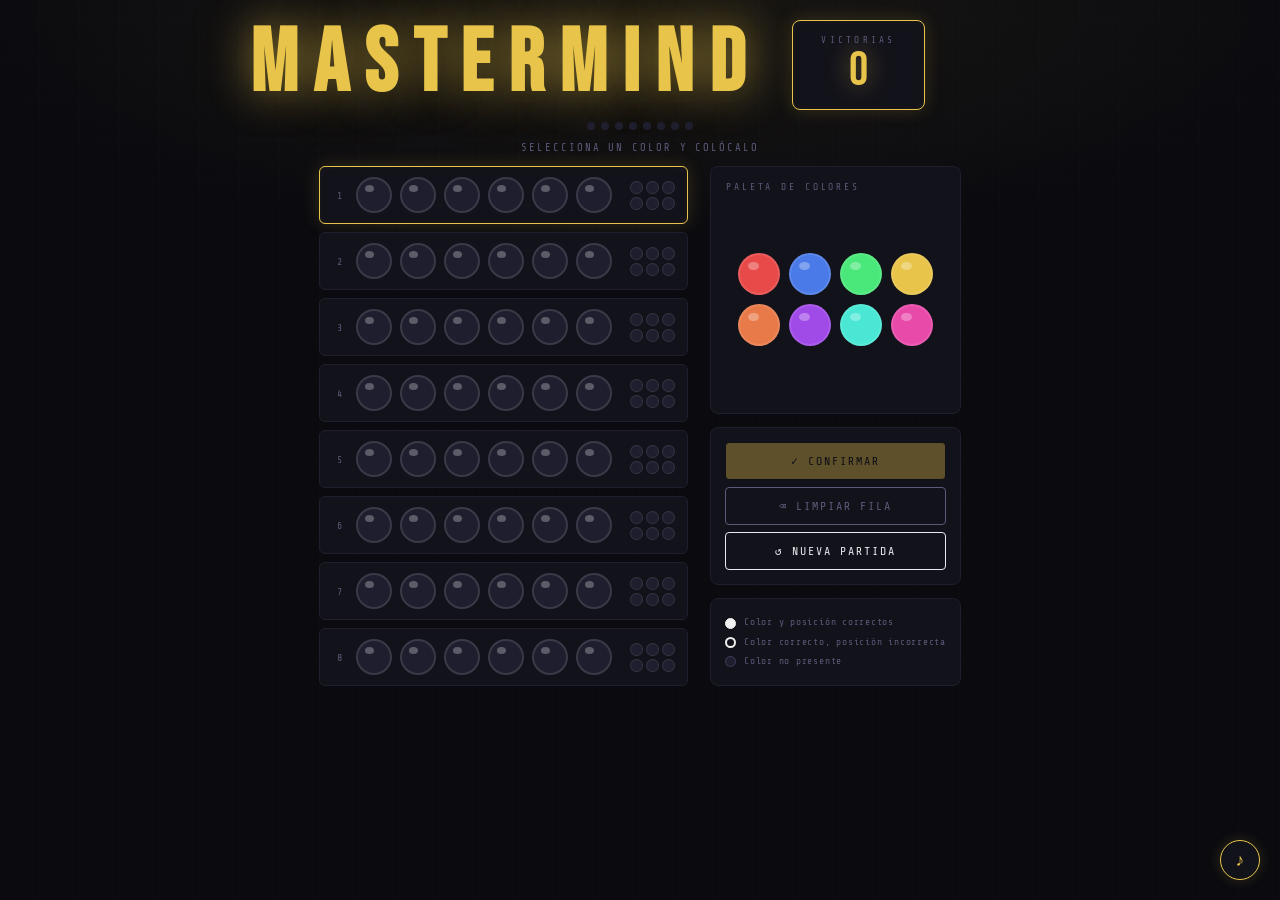
<file: index.html>
<!DOCTYPE html>
<html lang="es">
<head>
  <meta charset="UTF-8">
  <meta name="viewport" content="width=device-width, initial-scale=1.0">
  <title>MASTERMIND</title>
  <link href="https://fonts.googleapis.com/css2?family=Bebas+Neue&family=Share+Tech+Mono&display=swap" rel="stylesheet">
  <link rel="stylesheet" href="mastermind.css">
</head>
<body>

  <header>
    <h1>MASTERMIND</h1>
    <div class="scoreboard">
      <span class="score-label">victorias</span>
      <span class="score-value" id="winCount">0</span>
    </div>
  </header>

  <div class="attempt-track" id="attemptTrack"></div>
  <div class="status-bar" id="statusBar">selecciona un color y colócalo</div>

  <div class="game-wrap">

    <!-- Tablero de intentos -->
    <div class="board" id="board"></div>

    <!-- Panel lateral -->
    <div class="side-panel">

      <div class="palette">
        <div class="palette-title">Paleta de colores</div>
        <div class="color-grid" id="colorGrid"></div>
      </div>

      <div class="controls">
        <button class="action btn-confirm" id="btnConfirm" disabled>✓ Confirmar</button>
        <button class="action btn-clear"   id="btnClear">⌫ Limpiar fila</button>
        <button class="action btn-new"     id="btnNew">↺ Nueva partida</button>
      </div>

      <div class="legend">
        <div class="legend-row">
          <div class="legend-dot" style="background:#f0f0f0; border:1px solid #f0f0f0;"></div>
          Color y posición correctos
        </div>
        <div class="legend-row">
          <div class="legend-dot" style="background:transparent; border:2px solid #f0f0f0;"></div>
          Color correcto, posición incorrecta
        </div>
        <div class="legend-row">
          <div class="legend-dot" style="background:#1e1e2e; border:1px solid #3e3e5e;"></div>
          Color no presente
        </div>
      </div>

    </div>
  </div>

  <!-- Modal fin de partida -->
  <div class="modal-bg" id="modalBg">
    <div class="modal">
      <div class="modal-title" id="modalTitle"></div>
      <div class="modal-msg"   id="modalMsg"></div>
      <div class="secret-reveal" id="secretReveal"></div>
      <button class="action btn-confirm" onclick="newGame()" style="width:100%;">↺ Jugar de nuevo</button>
    </div>
  </div>

  <!-- Música de fondo -->
  <audio id="bgMusic" loop>
    <source src="The_Geometry_of_Patience.mp3
      " type="audio/mpeg">
  </audio>

  <button class="music-btn" id="musicBtn" title="Música">♪</button>

  <script src="mastermind.js"></script>
</body>
</html>
</file>
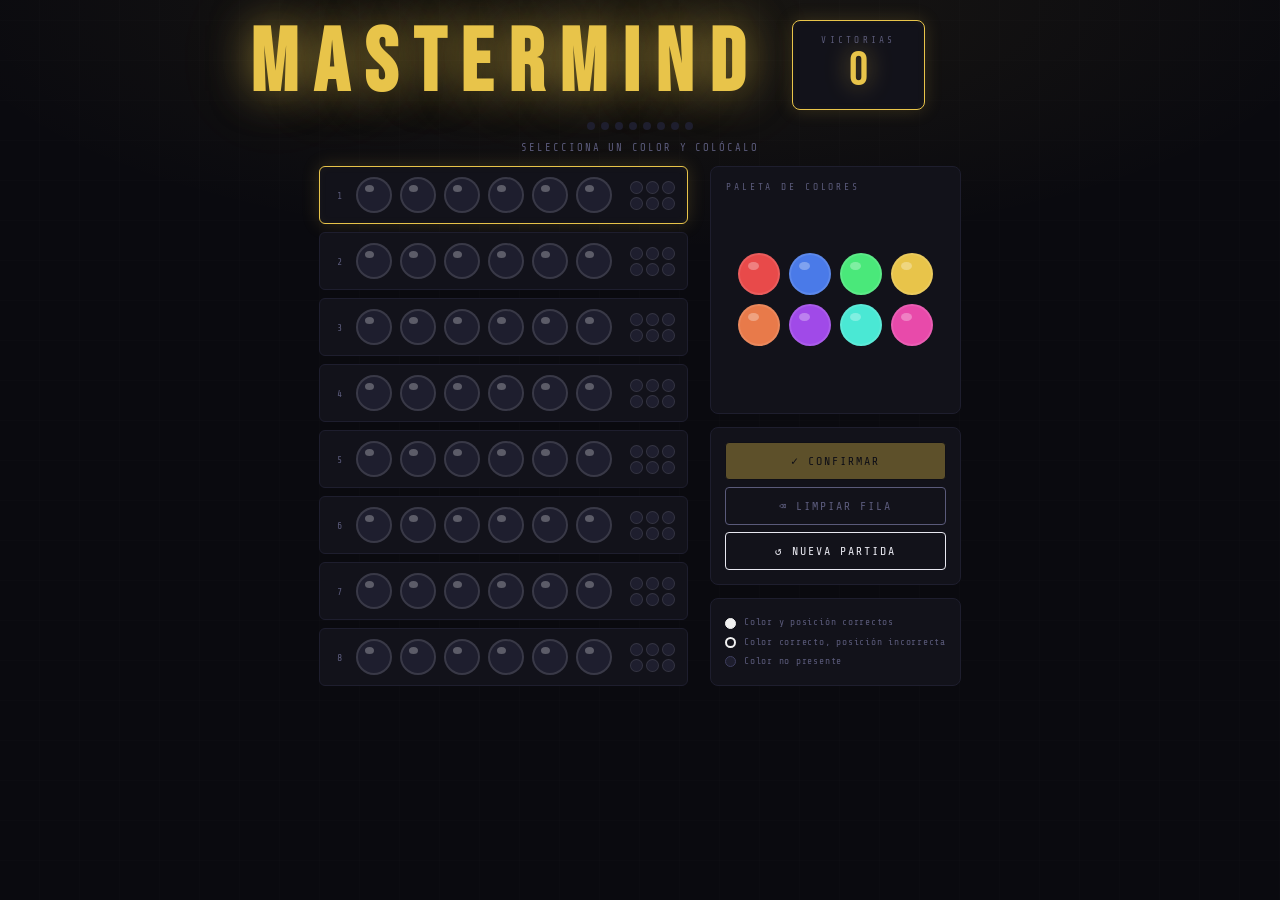
<file: idex.html>
<!DOCTYPE html>
<html lang="es">
<head>
  <meta charset="UTF-8">
  <meta name="viewport" content="width=device-width, initial-scale=1.0">
  <title>MASTERMIND</title>
  <link href="https://fonts.googleapis.com/css2?family=Bebas+Neue&family=Share+Tech+Mono&display=swap" rel="stylesheet">
  <link rel="stylesheet" href="mastermind.css">
</head>
<body>

  <header>
    <h1>MASTERMIND</h1>
    <div class="scoreboard">
      <span class="score-label">victorias</span>
      <span class="score-value" id="winCount">0</span>
    </div>
  </header>

  <div class="attempt-track" id="attemptTrack"></div>
  <div class="status-bar" id="statusBar">selecciona un color y colócalo</div>

  <div class="game-wrap">

    <!-- Tablero de intentos -->
    <div class="board" id="board"></div>

    <!-- Panel lateral -->
    <div class="side-panel">

      <div class="palette">
        <div class="palette-title">Paleta de colores</div>
        <div class="color-grid" id="colorGrid"></div>
      </div>

      <div class="controls">
        <button class="action btn-confirm" id="btnConfirm" disabled>✓ Confirmar</button>
        <button class="action btn-clear"   id="btnClear">⌫ Limpiar fila</button>
        <button class="action btn-new"     id="btnNew">↺ Nueva partida</button>
      </div>

      <div class="legend">
        <div class="legend-row">
          <div class="legend-dot" style="background:#f0f0f0; border:1px solid #f0f0f0;"></div>
          Color y posición correctos
        </div>
        <div class="legend-row">
          <div class="legend-dot" style="background:transparent; border:2px solid #f0f0f0;"></div>
          Color correcto, posición incorrecta
        </div>
        <div class="legend-row">
          <div class="legend-dot" style="background:#1e1e2e; border:1px solid #3e3e5e;"></div>
          Color no presente
        </div>
      </div>

    </div>
  </div>

  <!-- Modal fin de partida -->
  <div class="modal-bg" id="modalBg">
    <div class="modal">
      <div class="modal-title" id="modalTitle"></div>
      <div class="modal-msg"   id="modalMsg"></div>
      <div class="secret-reveal" id="secretReveal"></div>
      <button class="action btn-confirm" onclick="newGame()" style="width:100%;">↺ Jugar de nuevo</button>
    </div>
  </div>

  <script src="mastermind.js"></script>
</body>
</html>
</file>
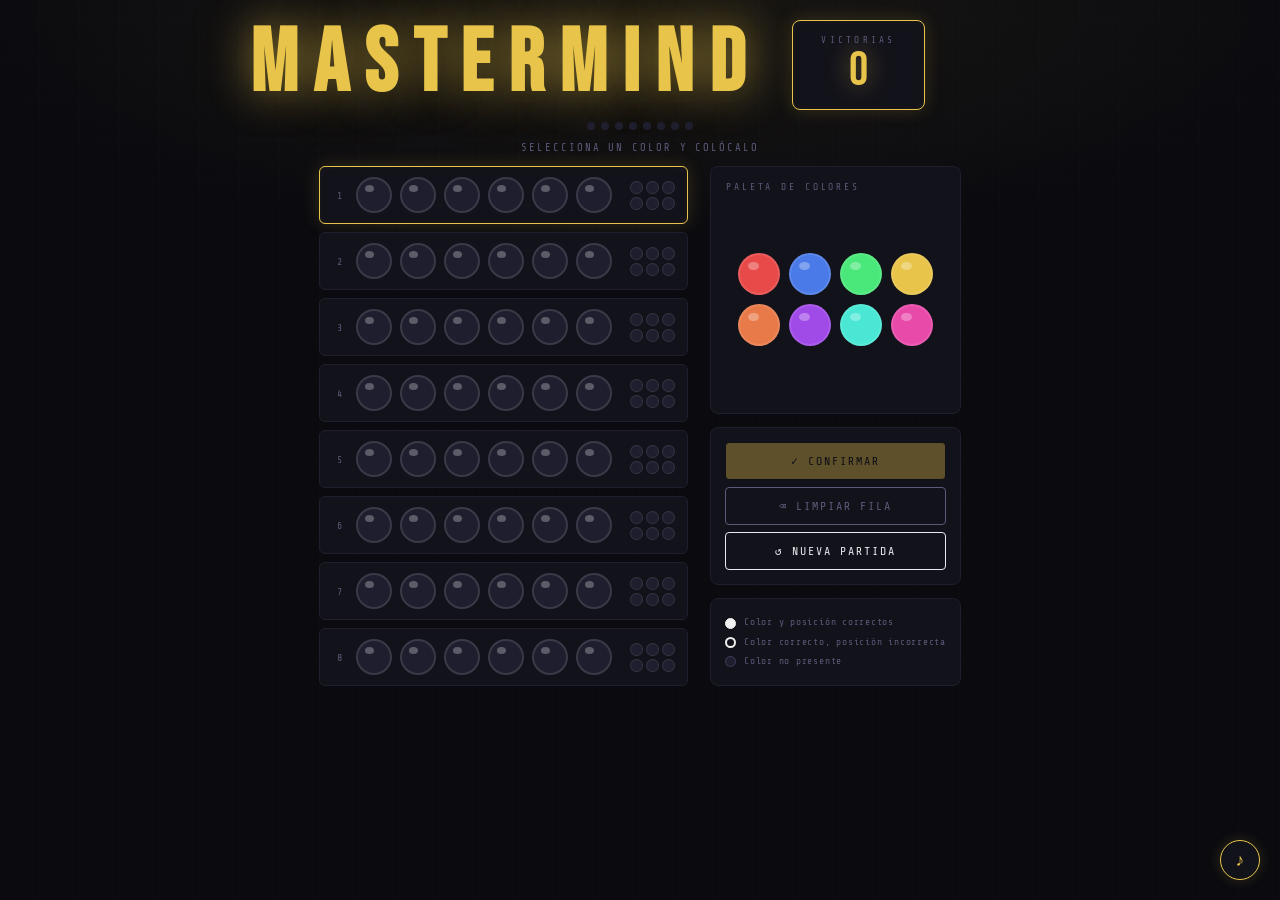
<file: mastermind.html>
<!DOCTYPE html>
<html lang="es">
<head>
  <meta charset="UTF-8">
  <meta name="viewport" content="width=device-width, initial-scale=1.0">
  <title>MASTERMIND</title>
  <link href="https://fonts.googleapis.com/css2?family=Bebas+Neue&family=Share+Tech+Mono&display=swap" rel="stylesheet">
  <link rel="stylesheet" href="mastermind.css">
</head>
<body>

  <header>
    <h1>MASTERMIND</h1>
    <div class="scoreboard">
      <span class="score-label">victorias</span>
      <span class="score-value" id="winCount">0</span>
    </div>
  </header>

  <div class="attempt-track" id="attemptTrack"></div>
  <div class="status-bar" id="statusBar">selecciona un color y colócalo</div>

  <div class="game-wrap">

    <!-- Tablero de intentos -->
    <div class="board" id="board"></div>

    <!-- Panel lateral -->
    <div class="side-panel">

      <div class="palette">
        <div class="palette-title">Paleta de colores</div>
        <div class="color-grid" id="colorGrid"></div>
      </div>

      <div class="controls">
        <button class="action btn-confirm" id="btnConfirm" disabled>✓ Confirmar</button>
        <button class="action btn-clear"   id="btnClear">⌫ Limpiar fila</button>
        <button class="action btn-new"     id="btnNew">↺ Nueva partida</button>
      </div>

      <div class="legend">
        <div class="legend-row">
          <div class="legend-dot" style="background:#f0f0f0; border:1px solid #f0f0f0;"></div>
          Color y posición correctos
        </div>
        <div class="legend-row">
          <div class="legend-dot" style="background:transparent; border:2px solid #f0f0f0;"></div>
          Color correcto, posición incorrecta
        </div>
        <div class="legend-row">
          <div class="legend-dot" style="background:#1e1e2e; border:1px solid #3e3e5e;"></div>
          Color no presente
        </div>
      </div>

    </div>
  </div>

  <!-- Modal fin de partida -->
  <div class="modal-bg" id="modalBg">
    <div class="modal">
      <div class="modal-title" id="modalTitle"></div>
      <div class="modal-msg"   id="modalMsg"></div>
      <div class="secret-reveal" id="secretReveal"></div>
      <button class="action btn-confirm" onclick="newGame()" style="width:100%;">↺ Jugar de nuevo</button>
    </div>
  </div>

  <!-- Música de fondo -->
  <audio id="bgMusic" loop>
    <source src="The_Third_Guess.mp3" type="audio/mpeg">
  </audio>

  <button class="music-btn" id="musicBtn" title="Música">♪</button>

  <script src="mastermind.js"></script>
</body>
</html>
</file>
<file: mastermind.css>
/* ── Variables ─────────────────────────────────────────────────── */
:root {
  --bg:      #0a0a0f;
  --panel:   #12121a;
  --border:  #1e1e2e;
  --accent:  #e8c44a;
  --accent2: #e84a7a;
  --text:    #e8e8f0;
  --muted:   #5a5a7a;
  --glow:    rgba(232,196,74,0.18);
  --peg:     clamp(26px, 4.5vw, 36px);
  --cbtn:    clamp(30px, 5vw, 42px);
  --fb:      clamp(9px,  1.6vw, 13px);
  --gap:     clamp(5px,  0.9vw, 8px);
}

/* ── Reset ──────────────────────────────────────────────────────── */
*, *::before, *::after { margin:0; padding:0; box-sizing:border-box; }

/* ── Base ───────────────────────────────────────────────────────── */
body {
  background: var(--bg);
  color: var(--text);
  font-family: 'Share Tech Mono', monospace;
  min-height: 100vh;
  display: flex;
  flex-direction: column;
  align-items: center;
  padding: 20px 12px 40px;
  background-image:
    radial-gradient(ellipse 80% 40% at 50% 0%, rgba(232,196,74,0.07) 0%, transparent 70%),
    repeating-linear-gradient(0deg,  transparent, transparent 39px, rgba(255,255,255,0.02) 40px),
    repeating-linear-gradient(90deg, transparent, transparent 39px, rgba(255,255,255,0.02) 40px);
}

/* ── Header ─────────────────────────────────────────────────────── */
header {
  display: flex;
  align-items: center;
  gap: clamp(16px, 3vw, 32px);
  margin-bottom: 12px;
  width: 100%;
  max-width: 780px;
}

h1 {
  font-family: 'Bebas Neue', sans-serif;
  font-size: clamp(2.6rem, 9vw, 5.5rem);
  letter-spacing: 0.18em;
  color: var(--accent);
  text-shadow: 0 0 40px rgba(232,196,74,0.5), 0 0 80px rgba(232,196,74,0.2);
  line-height: 1;
  flex-shrink: 0;
}

/* ── Scoreboard ─────────────────────────────────────────────────── */
.scoreboard {
  display: flex;
  flex-direction: column;
  align-items: center;
  justify-content: center;
  gap: 2px;
  padding: clamp(8px, 1.5vw, 14px) clamp(16px, 3vw, 28px);
  border: 1px solid var(--accent);
  border-radius: 8px;
  background: var(--panel);
  box-shadow: 0 0 18px var(--glow), inset 0 0 8px rgba(232,196,74,0.04);
}

.score-label {
  font-size: clamp(0.48rem, 1.2vw, 0.58rem);
  letter-spacing: 0.35em;
  color: var(--muted);
  text-transform: uppercase;
}

.score-value {
  font-family: 'Bebas Neue', sans-serif;
  font-size: clamp(2rem, 5vw, 3rem);
  color: var(--accent);
  text-shadow: 0 0 24px rgba(232,196,74,0.45);
  line-height: 1;
}

/* ── Attempt track ──────────────────────────────────────────────── */
.attempt-track { display:flex; gap:6px; justify-content:center; margin-bottom:6px; }

.attempt-dot { width:8px; height:8px; border-radius:50%; background:var(--border); transition:background .3s; }
.attempt-dot.used { background: var(--accent); }
.attempt-dot.fail { background: var(--accent2); }

/* ── Status bar ─────────────────────────────────────────────────── */
.status-bar {
  text-align: center;
  font-size: clamp(0.52rem, 1.4vw, 0.66rem);
  letter-spacing: 0.18em;
  color: var(--muted);
  padding: 6px 0 10px;
  min-height: 30px;
  text-transform: uppercase;
}
.status-bar.win  { color: var(--accent);  text-shadow: 0 0 20px var(--accent); }
.status-bar.lose { color: var(--accent2); text-shadow: 0 0 20px var(--accent2); }

/* ── Main layout ────────────────────────────────────────────────── */
.game-wrap {
  display: flex;
  gap: clamp(10px, 2.5vw, 22px);
  align-items: stretch;
  justify-content: center;
  width: 100%;
  max-width: 780px;
}

/* ── Board ──────────────────────────────────────────────────────── */
.board {
  display: flex;
  flex-direction: column;
  gap: clamp(5px, 0.9vw, 8px);
  flex: 0 0 auto;
}

.row {
  display: flex;
  align-items: center;
  gap: clamp(6px, 1vw, 10px);
  padding: clamp(6px, 1.1vw, 10px) clamp(8px, 1.4vw, 12px);
  border: 1px solid var(--border);
  border-radius: 6px;
  background: var(--panel);
  transition: border-color .3s, box-shadow .3s;
}
.row.active {
  border-color: var(--accent);
  box-shadow: 0 0 18px var(--glow), inset 0 0 8px rgba(232,196,74,0.04);
}

.row-num {
  font-size: clamp(0.52rem, 1.1vw, 0.62rem);
  color: var(--muted);
  width: 14px;
  text-align: center;
}

.pegs { display: flex; gap: var(--gap); }

/* ── Guess pegs ─────────────────────────────────────────────────── */
.peg {
  width:  var(--peg);
  height: var(--peg);
  border-radius: 50%;
  border: 2px solid rgba(255,255,255,0.12);
  cursor: pointer;
  transition: transform .15s, box-shadow .15s, border-color .15s;
  background: #1e1e2e;
  flex-shrink: 0;
  position: relative;
}
.peg::after {
  content: ''; position: absolute;
  top:18%; left:22%; width:28%; height:22%;
  border-radius: 50%; background: rgba(255,255,255,0.28);
  pointer-events: none;
}
.peg.filled { border-color: rgba(255,255,255,0.3); }
.row.active .peg:hover { transform: scale(1.08); }

/* ── Feedback pegs (3x2 grid) ───────────────────────────────────── */
.feedback {
  display: grid;
  grid-template-columns: repeat(3, var(--fb));
  grid-template-rows:    repeat(2, var(--fb));
  gap: 3px;
  margin-left: clamp(4px, 0.8vw, 8px);
}
.fb-peg {
  width: var(--fb); height: var(--fb);
  border-radius: 50%;
  border: 1px solid rgba(255,255,255,0.1);
  background: #1e1e2e;
}
.fb-peg.black { background:#f0f0f0; border-color:#f0f0f0; box-shadow:0 0 5px rgba(240,240,240,.5); }
.fb-peg.white { background:transparent; border:2px solid #f0f0f0; box-shadow:0 0 5px rgba(240,240,240,.3); }

/* ── Side panel ─────────────────────────────────────────────────── */
.side-panel {
  display: flex;
  flex-direction: column;
  gap: clamp(8px, 1.3vw, 13px);
  flex: 0 0 auto;
  min-width: 0;
}

/* ── Palette ────────────────────────────────────────────────────── */
.palette {
  background: var(--panel);
  border: 1px solid var(--border);
  border-radius: 8px;
  padding: clamp(10px, 1.4vw, 15px);
  display: flex;
  flex-direction: column;
  gap: 8px;
  flex: 1 1 0;
}
.palette-title {
  font-size: clamp(0.5rem, 1.1vw, 0.6rem);
  letter-spacing: 0.3em;
  color: var(--muted);
  text-transform: uppercase;
}
.color-grid {
  display: grid;
  grid-template-columns: repeat(4, var(--cbtn));
  gap: clamp(5px, 1.1vw, 9px);
  flex: 1 1 0;
  align-content: center;
  justify-content: center;
}
.color-btn {
  width: var(--cbtn); height: var(--cbtn);
  border-radius: 50%;
  border: 2px solid rgba(255,255,255,0.1);
  cursor: pointer;
  transition: transform .15s, box-shadow .2s, border-color .15s;
  position: relative;
}
.color-btn::after {
  content: ''; position: absolute;
  top:18%; left:22%; width:28%; height:22%;
  border-radius: 50%; background: rgba(255,255,255,0.3);
  pointer-events: none;
}
.color-btn:hover { transform: scale(1.12); }
.color-btn.active-color {
  border-color: var(--accent) !important;
  box-shadow: 0 0 16px var(--glow);
  transform: scale(1.15);
}

/* ── Controls ───────────────────────────────────────────────────── */
.controls {
  background: var(--panel);
  border: 1px solid var(--border);
  border-radius: 8px;
  padding: clamp(10px, 1.3vw, 14px);
  display: flex;
  flex-direction: column;
  gap: 7px;
}

button.action {
  font-family: 'Share Tech Mono', monospace;
  font-size: clamp(0.58rem, 1.2vw, 0.73rem);
  letter-spacing: 0.17em;
  text-transform: uppercase;
  padding: clamp(8px, 1.2vw, 11px) clamp(10px, 1.8vw, 18px);
  border: 1px solid;
  border-radius: 4px;
  cursor: pointer;
  transition: background .2s, box-shadow .2s, transform .1s;
  white-space: nowrap;
}
button.action:active { transform: scale(.97); }

.btn-confirm { background:var(--accent); border-color:var(--accent); color:#0a0a0f; }
.btn-confirm:hover { box-shadow: 0 0 20px rgba(232,196,74,0.5); }
.btn-confirm:disabled { opacity:.35; cursor:not-allowed; }

.btn-clear { background:transparent; border-color:var(--muted); color:var(--muted); }
.btn-clear:hover { border-color:var(--accent2); color:var(--accent2); }

.btn-new { background:transparent; border-color:var(--border); color:var(--text); }
.btn-new:hover { border-color:var(--text); }

/* ── Legend ─────────────────────────────────────────────────────── */
.legend {
  background: var(--panel);
  border: 1px solid var(--border);
  border-radius: 8px;
  padding: clamp(10px, 1.3vw, 14px);
  font-size: clamp(0.5rem, 1.05vw, 0.6rem);
  letter-spacing: 0.08em;
  color: var(--muted);
  line-height: 2;
}
.legend-row { display:flex; align-items:center; gap:8px; }
.legend-dot { width:11px; height:11px; border-radius:50%; flex-shrink:0; }

/* ── Modal ──────────────────────────────────────────────────────── */
.modal-bg {
  display: none;
  position: fixed; inset: 0;
  background: rgba(0,0,0,0.75);
  backdrop-filter: blur(4px);
  z-index: 100;
  align-items: center;
  justify-content: center;
  padding: 16px;
}
.modal-bg.show { display: flex; }

.modal {
  background: var(--panel);
  border: 1px solid var(--accent);
  border-radius: 12px;
  padding: clamp(22px, 5vw, 40px) clamp(22px, 6vw, 48px);
  text-align: center;
  box-shadow: 0 0 60px rgba(232,196,74,0.25);
  animation: pop .35s cubic-bezier(.175,.885,.32,1.275);
  max-width: 360px;
  width: 100%;
}

@keyframes pop {
  from { transform: scale(.7); opacity: 0; }
  to   { transform: scale(1);  opacity: 1; }
}

.modal-title {
  font-family: 'Bebas Neue', sans-serif;
  font-size: clamp(2.2rem, 7vw, 3.2rem);
  letter-spacing: .15em;
  margin-bottom: 8px;
}
.win-title  { color: var(--accent);  text-shadow: 0 0 30px rgba(232,196,74,.6); }
.lose-title { color: var(--accent2); text-shadow: 0 0 30px rgba(232,74,122,.6); }

.modal-msg {
  font-size: clamp(0.6rem, 1.5vw, 0.72rem);
  letter-spacing: .1em;
  color: var(--muted);
  margin-bottom: 18px;
  line-height: 1.8;
}

.secret-reveal {
  display: flex;
  gap: 6px;
  justify-content: center;
  flex-wrap: wrap;
  margin-bottom: 20px;
}
.secret-reveal .peg { cursor: default; }

/* ── Responsive ─────────────────────────────────────────────────── */
@media (max-width: 560px) {
  :root {
    --peg:  clamp(22px, 8.5vw, 30px);
    --cbtn: clamp(26px, 9.5vw, 36px);
    --fb:   clamp(8px,  2.8vw, 11px);
    --gap:  clamp(4px,  1.6vw, 6px);
  }
  .game-wrap {
    flex-direction: column;
    align-items: stretch;
  }
  .side-panel {
    flex-direction: row;
    flex-wrap: wrap;
  }
  .palette  { flex: 1 1 170px; }
  .controls { flex: 1 1 130px; }
  .legend   { flex: 1 1 100%;  }
}

/* ── Music button ───────────────────────────────────────────────── */
.music-btn {
  position: fixed;
  bottom: 20px;
  right: 20px;
  width: 40px;
  height: 40px;
  border-radius: 50%;
  border: 1px solid var(--accent);
  background: var(--panel);
  color: var(--accent);
  font-size: 1.1rem;
  cursor: pointer;
  display: flex;
  align-items: center;
  justify-content: center;
  box-shadow: 0 0 14px var(--glow);
  transition: background .2s, color .2s, box-shadow .2s;
  z-index: 200;
}
.music-btn:hover {
  background: var(--accent);
  color: var(--bg);
}
.music-btn.muted {
  border-color: var(--muted);
  color: var(--muted);
  box-shadow: none;
}
</file>
